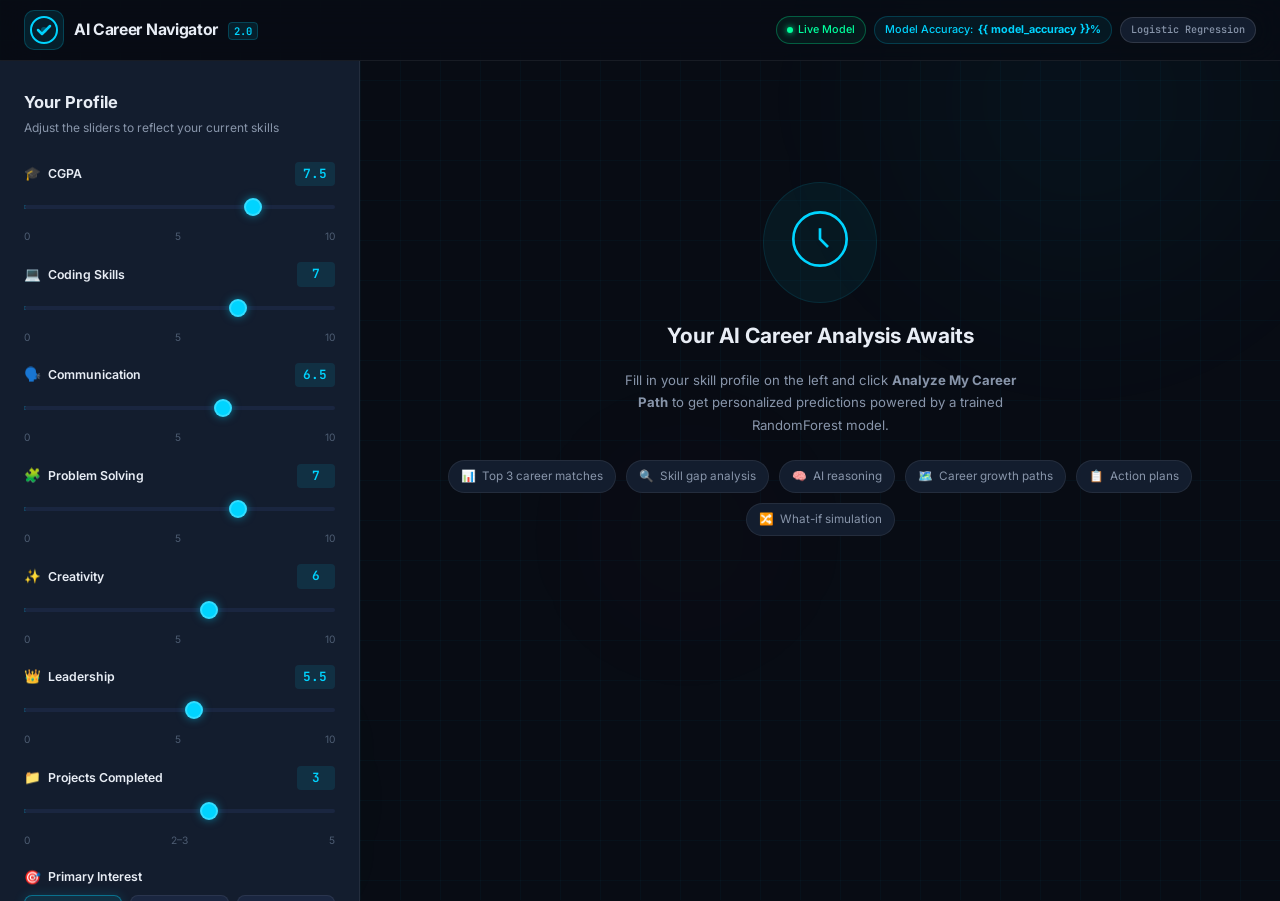
<file: templates/index.html>
<!DOCTYPE html>
<html lang="en">
<head>
  <meta charset="UTF-8" />
  <meta name="viewport" content="width=device-width, initial-scale=1.0" />
  <title>AI Career Navigator 2.0</title>
  <link rel="stylesheet" href="/static/style.css" />
  <link href="https://fonts.googleapis.com/css2?family=Inter:wght@300;400;500;600;700;800&family=JetBrains+Mono:wght@400;500&display=swap" rel="stylesheet" />
</head>
<body>
  <!-- Background particles -->
  <div class="bg-grid"></div>
  <div class="bg-orb orb-1"></div>
  <div class="bg-orb orb-2"></div>
  <div class="bg-orb orb-3"></div>

  <!-- Header -->
  <header class="header">
    <div class="header-inner">
      <div class="logo">
        <div class="logo-icon">
          <svg width="28" height="28" viewBox="0 0 28 28" fill="none">
            <circle cx="14" cy="14" r="13" stroke="#00d4ff" stroke-width="2"/>
            <path d="M8 14 L12 18 L20 10" stroke="#00d4ff" stroke-width="2.5" stroke-linecap="round" stroke-linejoin="round"/>
            <circle cx="14" cy="14" r="3" fill="#00d4ff" opacity="0.3"/>
          </svg>
        </div>
        <div>
          <span class="logo-title">AI Career Navigator</span>
          <span class="logo-version">2.0</span>
        </div>
      </div>
      <div class="header-badges">
        <span class="badge badge-live">
          <span class="dot-pulse"></span> Live Model
        </span>
        <span class="badge badge-accuracy" id="accuracy-badge">
          Model Accuracy: <strong>{{ model_accuracy }}%</strong>
        </span>
        <span class="badge badge-rf">Logistic Regression</span>
      </div>
    </div>
  </header>

  <!-- Main layout -->
  <main class="main-layout">

    <!-- ── Left panel: Input form ── -->
    <aside class="input-panel">
      <div class="panel-header">
        <h2 class="panel-title">Your Profile</h2>
        <p class="panel-subtitle">Adjust the sliders to reflect your current skills</p>
      </div>

      <form id="career-form" class="career-form">

        <!-- CGPA -->
        <div class="form-group">
          <label class="form-label">
            <span class="label-icon">🎓</span>
            CGPA
            <span class="label-value" id="val-CGPA">7.5</span>
          </label>
          <div class="slider-track">
            <input type="range" class="slider" id="CGPA" name="CGPA"
              min="0" max="10" step="0.1" value="7.5" data-unit="/10" />
            <div class="slider-fill" id="fill-CGPA"></div>
          </div>
          <div class="slider-labels"><span>0</span><span>5</span><span>10</span></div>
        </div>

        <!-- Coding -->
        <div class="form-group">
          <label class="form-label">
            <span class="label-icon">💻</span>
            Coding Skills
            <span class="label-value" id="val-Coding">7.0</span>
          </label>
          <div class="slider-track">
            <input type="range" class="slider" id="Coding" name="Coding"
              min="0" max="10" step="0.1" value="7.0" data-unit="/10" />
            <div class="slider-fill" id="fill-Coding"></div>
          </div>
          <div class="slider-labels"><span>0</span><span>5</span><span>10</span></div>
        </div>

        <!-- Communication -->
        <div class="form-group">
          <label class="form-label">
            <span class="label-icon">🗣️</span>
            Communication
            <span class="label-value" id="val-Communication">6.5</span>
          </label>
          <div class="slider-track">
            <input type="range" class="slider" id="Communication" name="Communication"
              min="0" max="10" step="0.1" value="6.5" data-unit="/10" />
            <div class="slider-fill" id="fill-Communication"></div>
          </div>
          <div class="slider-labels"><span>0</span><span>5</span><span>10</span></div>
        </div>

        <!-- Problem Solving -->
        <div class="form-group">
          <label class="form-label">
            <span class="label-icon">🧩</span>
            Problem Solving
            <span class="label-value" id="val-ProblemSolving">7.0</span>
          </label>
          <div class="slider-track">
            <input type="range" class="slider" id="ProblemSolving" name="ProblemSolving"
              min="0" max="10" step="0.1" value="7.0" data-unit="/10" />
            <div class="slider-fill" id="fill-ProblemSolving"></div>
          </div>
          <div class="slider-labels"><span>0</span><span>5</span><span>10</span></div>
        </div>

        <!-- Creativity -->
        <div class="form-group">
          <label class="form-label">
            <span class="label-icon">✨</span>
            Creativity
            <span class="label-value" id="val-Creativity">6.0</span>
          </label>
          <div class="slider-track">
            <input type="range" class="slider" id="Creativity" name="Creativity"
              min="0" max="10" step="0.1" value="6.0" data-unit="/10" />
            <div class="slider-fill" id="fill-Creativity"></div>
          </div>
          <div class="slider-labels"><span>0</span><span>5</span><span>10</span></div>
        </div>

        <!-- Leadership -->
        <div class="form-group">
          <label class="form-label">
            <span class="label-icon">👑</span>
            Leadership
            <span class="label-value" id="val-Leadership">5.5</span>
          </label>
          <div class="slider-track">
            <input type="range" class="slider" id="Leadership" name="Leadership"
              min="0" max="10" step="0.1" value="5.5" data-unit="/10" />
            <div class="slider-fill" id="fill-Leadership"></div>
          </div>
          <div class="slider-labels"><span>0</span><span>5</span><span>10</span></div>
        </div>

        <!-- Projects -->
        <div class="form-group">
          <label class="form-label">
            <span class="label-icon">📁</span>
            Projects Completed
            <span class="label-value" id="val-Projects">3</span>
          </label>
          <div class="slider-track">
            <input type="range" class="slider" id="Projects" name="Projects"
              min="0" max="5" step="1" value="3" data-unit="/5" />
            <div class="slider-fill" id="fill-Projects"></div>
          </div>
          <div class="slider-labels"><span>0</span><span>2–3</span><span>5</span></div>
        </div>

        <!-- Interest -->
        <div class="form-group">
          <label class="form-label">
            <span class="label-icon">🎯</span>
            Primary Interest
          </label>
          <div class="interest-grid">
            <label class="interest-card active" data-value="Tech">
              <input type="radio" name="Interest" value="Tech" checked hidden />
              <span class="interest-icon">⚙️</span>
              <span>Tech</span>
            </label>
            <label class="interest-card" data-value="Business">
              <input type="radio" name="Interest" value="Business" hidden />
              <span class="interest-icon">📈</span>
              <span>Business</span>
            </label>
            <label class="interest-card" data-value="Creative">
              <input type="radio" name="Interest" value="Creative" hidden />
              <span class="interest-icon">🎨</span>
              <span>Creative</span>
            </label>
          </div>
        </div>

        <button type="submit" class="predict-btn" id="predict-btn">
          <span class="btn-text">
            <svg width="18" height="18" viewBox="0 0 24 24" fill="none" stroke="currentColor" stroke-width="2">
              <path d="M12 2L2 7l10 5 10-5-10-5z"/>
              <path d="M2 17l10 5 10-5"/>
              <path d="M2 12l10 5 10-5"/>
            </svg>
            Analyze My Career Path
          </span>
          <span class="btn-loader hidden">
            <span class="spinner"></span> Analyzing...
          </span>
        </button>
      </form>

      <!-- What-If toggle -->
      <div class="whatif-toggle" id="whatif-toggle">
        <svg width="16" height="16" viewBox="0 0 24 24" fill="none" stroke="currentColor" stroke-width="2">
          <circle cx="12" cy="12" r="3"/>
          <path d="M19.07 4.93a10 10 0 0 1 0 14.14M4.93 4.93a10 10 0 0 0 0 14.14"/>
        </svg>
        What-If Simulator
        <span class="toggle-arrow">↓</span>
      </div>
    </aside>

    <!-- ── Right panel: Results ── -->
    <section class="results-panel" id="results-panel">

      <!-- Empty state -->
      <div class="empty-state" id="empty-state">
        <div class="empty-icon">
          <svg width="64" height="64" viewBox="0 0 24 24" fill="none" stroke="#00d4ff" stroke-width="1">
            <circle cx="12" cy="12" r="10"/>
            <path d="M12 8v4l3 3"/>
          </svg>
        </div>
        <h3>Your AI Career Analysis Awaits</h3>
        <p>Fill in your skill profile on the left and click <strong>Analyze My Career Path</strong> to get personalized predictions powered by a trained RandomForest model.</p>
        <div class="empty-features">
          <div class="ef-item"><span>📊</span> Top 3 career matches</div>
          <div class="ef-item"><span>🔍</span> Skill gap analysis</div>
          <div class="ef-item"><span>🧠</span> AI reasoning</div>
          <div class="ef-item"><span>🗺️</span> Career growth paths</div>
          <div class="ef-item"><span>📋</span> Action plans</div>
          <div class="ef-item"><span>🔀</span> What-if simulation</div>
        </div>
      </div>

      <!-- Results content (hidden until prediction) -->
      <div class="results-content hidden" id="results-content">

        <!-- Top 3 career cards -->
        <div class="section-header">
          <h2 class="section-title">Top Career Matches</h2>
          <p class="section-sub" id="result-subtitle">Based on your skill profile</p>
        </div>

        <div class="career-cards-grid" id="career-cards"></div>

        <!-- Detailed view tabs -->
        <div class="detail-tabs" id="detail-tabs">
          <button class="tab-btn active" data-tab="skills">Skill Analysis</button>
          <button class="tab-btn" data-tab="explanation">AI Reasoning</button>
          <button class="tab-btn" data-tab="plan">Action Plan</button>
          <button class="tab-btn" data-tab="growth">Career Path</button>
        </div>

        <!-- Tab: Skill Analysis -->
        <div class="tab-content active" id="tab-skills">
          <div class="skill-grid" id="skill-grid"></div>
        </div>

        <!-- Tab: AI Reasoning -->
        <div class="tab-content" id="tab-explanation">
          <div class="explanation-cards" id="explanation-cards"></div>
        </div>

        <!-- Tab: Action Plan -->
        <div class="tab-content" id="tab-plan">
          <div class="action-plan-list" id="action-plan-list"></div>
        </div>

        <!-- Tab: Career Path -->
        <div class="tab-content" id="tab-growth">
          <div class="growth-paths" id="growth-paths"></div>
        </div>

        <!-- What-If Simulator -->
        <div class="whatif-section hidden" id="whatif-section">
          <div class="section-header">
            <h2 class="section-title">
              <svg width="18" height="18" viewBox="0 0 24 24" fill="none" stroke="currentColor" stroke-width="2">
                <circle cx="12" cy="12" r="3"/>
                <path d="M19.07 4.93a10 10 0 0 1 0 14.14M4.93 4.93a10 10 0 0 0 0 14.14"/>
              </svg>
              What-If Simulator
            </h2>
            <p class="section-sub">Adjust sliders to see how improving skills changes predictions in real-time</p>
          </div>
          <div class="whatif-layout">
            <div class="whatif-sliders" id="whatif-sliders"></div>
            <div class="whatif-results" id="whatif-results"></div>
          </div>
        </div>

      </div>
    </section>
  </main>

  <!-- Career detail modal -->
  <div class="modal-overlay hidden" id="modal-overlay">
    <div class="modal" id="career-modal">
      <button class="modal-close" id="modal-close">
        <svg width="20" height="20" viewBox="0 0 24 24" fill="none" stroke="currentColor" stroke-width="2">
          <line x1="18" y1="6" x2="6" y2="18"/><line x1="6" y1="6" x2="18" y2="18"/>
        </svg>
      </button>
      <div class="modal-content" id="modal-content"></div>
    </div>
  </div>

  <script src="/static/script.js"></script>
</body>
</html>
</file>
<file: static/style.css>
/* ── Reset & base ──────────────────────────────────────────────────────── */
*, *::before, *::after { box-sizing: border-box; margin: 0; padding: 0; }

:root {
  --bg:         #080c14;
  --bg-2:       #0d1422;
  --bg-3:       #111827;
  --surface:    #131d2e;
  --surface-2:  #1a2640;
  --border:     rgba(255,255,255,0.07);
  --border-2:   rgba(255,255,255,0.12);
  --text:       #e8edf5;
  --text-muted: #8895aa;
  --text-dim:   #4e5d73;

  --cyan:     #00d4ff;
  --green:    #00ff9d;
  --amber:    #ff9f43;
  --pink:     #ff6b9d;
  --blue:     #3b82f6;
  --red:      #ff4d6d;

  --glow-cyan:  0 0 20px rgba(0,212,255,0.25);
  --glow-green: 0 0 20px rgba(0,255,157,0.2);

  --radius:   12px;
  --radius-lg:20px;
  --radius-sm:8px;

  --font: 'Inter', system-ui, sans-serif;
  --mono: 'JetBrains Mono', monospace;

  --transition: 0.25s cubic-bezier(0.4, 0, 0.2, 1);
}

html { font-size: 15px; scroll-behavior: smooth; }

body {
  font-family: var(--font);
  background: var(--bg);
  color: var(--text);
  min-height: 100vh;
  overflow-x: hidden;
  line-height: 1.6;
}

/* ── Animated background ───────────────────────────────────────────────── */
.bg-grid {
  position: fixed; inset: 0; z-index: 0;
  background-image:
    linear-gradient(rgba(0,212,255,0.03) 1px, transparent 1px),
    linear-gradient(90deg, rgba(0,212,255,0.03) 1px, transparent 1px);
  background-size: 40px 40px;
  pointer-events: none;
}

.bg-orb {
  position: fixed; border-radius: 50%; filter: blur(80px);
  pointer-events: none; z-index: 0; opacity: 0.4;
}
.orb-1 { width: 600px; height: 600px; background: radial-gradient(circle, rgba(0,212,255,0.12), transparent 70%); top: -200px; right: -100px; animation: orb-drift 18s ease-in-out infinite; }
.orb-2 { width: 500px; height: 500px; background: radial-gradient(circle, rgba(0,255,157,0.08), transparent 70%); bottom: -150px; left: -100px; animation: orb-drift 22s ease-in-out infinite reverse; }
.orb-3 { width: 350px; height: 350px; background: radial-gradient(circle, rgba(255,107,157,0.06), transparent 70%); top: 40%; left: 40%; animation: orb-drift 15s ease-in-out infinite 3s; }

@keyframes orb-drift {
  0%, 100% { transform: translate(0, 0); }
  33% { transform: translate(30px, -40px); }
  66% { transform: translate(-20px, 30px); }
}

/* ── Header ────────────────────────────────────────────────────────────── */
.header {
  position: sticky; top: 0; z-index: 100;
  background: rgba(8,12,20,0.85);
  backdrop-filter: blur(20px);
  border-bottom: 1px solid var(--border);
  padding: 0 24px;
}

.header-inner {
  max-width: 1440px; margin: 0 auto;
  display: flex; align-items: center; justify-content: space-between;
  height: 60px;
}

.logo {
  display: flex; align-items: center; gap: 10px;
}
.logo-icon {
  display: flex; align-items: center; justify-content: center;
  width: 40px; height: 40px;
  background: rgba(0,212,255,0.1);
  border: 1px solid rgba(0,212,255,0.2);
  border-radius: 10px;
  flex-shrink: 0;
}
.logo-title {
  font-size: 1.05rem; font-weight: 700; color: var(--text);
  letter-spacing: -0.02em;
}
.logo-version {
  font-size: 0.7rem; font-weight: 600; color: var(--cyan);
  background: rgba(0,212,255,0.1);
  border: 1px solid rgba(0,212,255,0.2);
  border-radius: 4px; padding: 1px 5px;
  margin-left: 6px; vertical-align: middle;
  font-family: var(--mono);
}

.header-badges { display: flex; align-items: center; gap: 8px; flex-wrap: wrap; }
.badge {
  font-size: 0.72rem; font-weight: 500;
  padding: 4px 10px; border-radius: 20px;
  border: 1px solid var(--border-2);
  color: var(--text-muted);
  background: var(--surface);
  display: flex; align-items: center; gap: 5px;
}
.badge-live { border-color: rgba(0,255,157,0.3); color: var(--green); background: rgba(0,255,157,0.06); }
.badge-accuracy { color: var(--cyan); border-color: rgba(0,212,255,0.2); background: rgba(0,212,255,0.06); }
.badge-rf { font-family: var(--mono); font-size: 0.68rem; }

.dot-pulse {
  width: 6px; height: 6px; border-radius: 50%;
  background: var(--green);
  box-shadow: 0 0 6px var(--green);
  animation: pulse-dot 1.5s ease infinite;
}
@keyframes pulse-dot {
  0%, 100% { opacity: 1; transform: scale(1); }
  50% { opacity: 0.5; transform: scale(0.8); }
}

/* ── Main layout ───────────────────────────────────────────────────────── */
.main-layout {
  position: relative; z-index: 1;
  max-width: 1440px; margin: 0 auto;
  display: grid; grid-template-columns: 360px 1fr;
  gap: 0; min-height: calc(100vh - 60px);
}

/* ── Input panel ───────────────────────────────────────────────────────── */
.input-panel {
  background: var(--surface);
  border-right: 1px solid var(--border);
  padding: 28px 24px;
  position: sticky; top: 60px;
  height: calc(100vh - 60px);
  overflow-y: auto;
  scrollbar-width: thin;
  scrollbar-color: var(--surface-2) transparent;
}
.input-panel::-webkit-scrollbar { width: 4px; }
.input-panel::-webkit-scrollbar-thumb { background: var(--surface-2); border-radius: 2px; }

.panel-header { margin-bottom: 24px; }
.panel-title { font-size: 1.1rem; font-weight: 700; color: var(--text); }
.panel-subtitle { font-size: 0.8rem; color: var(--text-muted); margin-top: 3px; }

/* ── Form ──────────────────────────────────────────────────────────────── */
.career-form { display: flex; flex-direction: column; gap: 18px; }

.form-group { display: flex; flex-direction: column; gap: 7px; }

.form-label {
  display: flex; align-items: center; gap: 7px;
  font-size: 0.82rem; font-weight: 600; color: var(--text);
}
.label-icon { font-size: 0.9rem; }
.label-value {
  margin-left: auto;
  font-family: var(--mono); font-size: 0.85rem;
  color: var(--cyan); font-weight: 600;
  background: rgba(0,212,255,0.1);
  padding: 2px 8px; border-radius: 4px;
  min-width: 38px; text-align: center;
}

.slider-track { position: relative; height: 28px; display: flex; align-items: center; }
.slider {
  width: 100%; height: 4px;
  -webkit-appearance: none;
  appearance: none;
  background: var(--surface-2);
  border-radius: 2px;
  outline: none;
  position: relative; z-index: 2;
  cursor: pointer;
  border: none;
}
.slider::-webkit-slider-thumb {
  -webkit-appearance: none;
  width: 18px; height: 18px;
  border-radius: 50%;
  background: var(--cyan);
  box-shadow: 0 0 8px rgba(0,212,255,0.5);
  border: 2px solid rgba(255,255,255,0.2);
  cursor: grab; transition: transform var(--transition), box-shadow var(--transition);
}
.slider::-webkit-slider-thumb:active { cursor: grabbing; transform: scale(1.2); }
.slider::-moz-range-thumb {
  width: 18px; height: 18px; border-radius: 50%;
  background: var(--cyan); box-shadow: 0 0 8px rgba(0,212,255,0.5);
  border: 2px solid rgba(255,255,255,0.2); cursor: grab;
}
.slider-fill {
  position: absolute; left: 0; height: 4px;
  background: linear-gradient(90deg, var(--cyan), rgba(0,212,255,0.5));
  border-radius: 2px; pointer-events: none; z-index: 1;
  transition: width var(--transition);
}
.slider-labels {
  display: flex; justify-content: space-between;
  font-size: 0.68rem; color: var(--text-dim);
}

/* ── Interest cards ────────────────────────────────────────────────────── */
.interest-grid {
  display: grid; grid-template-columns: repeat(3, 1fr); gap: 8px;
}
.interest-card {
  display: flex; flex-direction: column; align-items: center; gap: 4px;
  padding: 10px 8px; border-radius: var(--radius-sm);
  background: var(--surface-2);
  border: 1px solid var(--border);
  cursor: pointer; transition: all var(--transition);
  font-size: 0.78rem; font-weight: 500; color: var(--text-muted);
}
.interest-card:hover { border-color: var(--border-2); color: var(--text); }
.interest-card.active {
  background: rgba(0,212,255,0.1);
  border-color: rgba(0,212,255,0.4);
  color: var(--cyan);
  box-shadow: 0 0 12px rgba(0,212,255,0.15);
}
.interest-icon { font-size: 1.3rem; }

/* ── Predict button ────────────────────────────────────────────────────── */
.predict-btn {
  width: 100%; padding: 14px 20px;
  background: linear-gradient(135deg, #0090b3, #00d4ff);
  border: none; border-radius: var(--radius);
  color: #fff; font-family: var(--font);
  font-size: 0.9rem; font-weight: 700;
  cursor: pointer; position: relative; overflow: hidden;
  transition: all var(--transition);
  box-shadow: 0 4px 20px rgba(0,212,255,0.3);
  margin-top: 4px;
}
.predict-btn:hover {
  transform: translateY(-2px);
  box-shadow: 0 8px 30px rgba(0,212,255,0.45);
}
.predict-btn:active { transform: translateY(0); }
.predict-btn::after {
  content: ''; position: absolute; inset: 0;
  background: linear-gradient(135deg, rgba(255,255,255,0.15), transparent);
  opacity: 0; transition: opacity var(--transition);
}
.predict-btn:hover::after { opacity: 1; }
.btn-text, .btn-loader { display: flex; align-items: center; justify-content: center; gap: 8px; }
.spinner {
  width: 16px; height: 16px; border-radius: 50%;
  border: 2px solid rgba(255,255,255,0.3);
  border-top-color: #fff;
  animation: spin 0.7s linear infinite;
}
@keyframes spin { to { transform: rotate(360deg); } }

.whatif-toggle {
  display: flex; align-items: center; gap: 8px;
  margin-top: 16px; padding: 10px 12px;
  border: 1px dashed var(--border-2);
  border-radius: var(--radius-sm);
  font-size: 0.8rem; color: var(--text-muted);
  cursor: pointer; transition: all var(--transition);
}
.whatif-toggle:hover { border-color: var(--cyan); color: var(--cyan); }
.toggle-arrow { margin-left: auto; transition: transform var(--transition); }
.whatif-toggle.open .toggle-arrow { transform: rotate(180deg); }

/* ── Results panel ─────────────────────────────────────────────────────── */
.results-panel {
  padding: 28px 32px;
  overflow-y: auto;
}

/* ── Empty state ───────────────────────────────────────────────────────── */
.empty-state {
  display: flex; flex-direction: column; align-items: center;
  justify-content: center; text-align: center;
  padding: 80px 40px; gap: 16px;
  min-height: 60vh;
}
.empty-icon {
  padding: 24px; border-radius: 50%;
  background: rgba(0,212,255,0.06);
  border: 1px solid rgba(0,212,255,0.1);
  animation: float 3s ease-in-out infinite;
}
@keyframes float {
  0%, 100% { transform: translateY(0); }
  50% { transform: translateY(-10px); }
}
.empty-state h3 {
  font-size: 1.4rem; font-weight: 700; color: var(--text);
}
.empty-state p {
  font-size: 0.88rem; color: var(--text-muted); max-width: 400px;
  line-height: 1.7;
}
.empty-features {
  display: flex; flex-wrap: wrap; gap: 10px;
  justify-content: center; margin-top: 8px;
}
.ef-item {
  display: flex; align-items: center; gap: 6px;
  padding: 6px 12px; border-radius: 20px;
  background: var(--surface);
  border: 1px solid var(--border);
  font-size: 0.78rem; color: var(--text-muted);
}

/* ── Section headers ───────────────────────────────────────────────────── */
.section-header { margin-bottom: 20px; }
.section-title {
  font-size: 1.1rem; font-weight: 700; color: var(--text);
  display: flex; align-items: center; gap: 8px;
}
.section-sub { font-size: 0.8rem; color: var(--text-muted); margin-top: 3px; }

/* ── Career cards ──────────────────────────────────────────────────────── */
.career-cards-grid {
  display: grid; grid-template-columns: repeat(3, 1fr);
  gap: 16px; margin-bottom: 28px;
}

.career-card {
  background: var(--surface);
  border: 1px solid var(--border);
  border-radius: var(--radius-lg);
  padding: 20px;
  cursor: pointer;
  transition: all var(--transition);
  position: relative; overflow: hidden;
}
.career-card::before {
  content: ''; position: absolute; top: 0; left: 0; right: 0; height: 3px;
  border-radius: var(--radius-lg) var(--radius-lg) 0 0;
}
.career-card:hover {
  transform: translateY(-3px);
  border-color: var(--border-2);
}
.career-card.rank-1 {
  border-color: rgba(0,212,255,0.25);
  box-shadow: 0 4px 24px rgba(0,212,255,0.1);
}
.career-card.rank-1::before { background: var(--cyan); }

.card-rank {
  font-size: 0.68rem; font-weight: 700; text-transform: uppercase;
  letter-spacing: 0.08em; color: var(--text-dim);
  margin-bottom: 10px; display: flex; align-items: center; gap: 6px;
}
.rank-badge {
  width: 18px; height: 18px; border-radius: 50%;
  display: flex; align-items: center; justify-content: center;
  font-size: 0.6rem; font-weight: 800;
  background: var(--surface-2);
}
.career-card.rank-1 .rank-badge { background: var(--cyan); color: #000; }

.card-icon-row {
  display: flex; align-items: center; gap: 10px; margin-bottom: 8px;
}
.card-icon { font-size: 1.8rem; }
.card-title { font-size: 1rem; font-weight: 700; color: var(--text); line-height: 1.2; }
.card-description { font-size: 0.76rem; color: var(--text-muted); line-height: 1.5; margin-bottom: 12px; }

.confidence-row {
  display: flex; align-items: center; justify-content: space-between;
  margin-bottom: 6px;
}
.confidence-label { font-size: 0.72rem; color: var(--text-muted); }
.confidence-value { font-size: 0.82rem; font-weight: 700; font-family: var(--mono); }
.confidence-bar-track {
  height: 5px; background: var(--surface-2);
  border-radius: 3px; overflow: hidden;
}
.confidence-bar-fill {
  height: 100%; border-radius: 3px;
  transition: width 1s cubic-bezier(0.4, 0, 0.2, 1);
  width: 0;
}

.card-meta {
  display: flex; gap: 6px; flex-wrap: wrap; margin-top: 10px;
}
.meta-chip {
  font-size: 0.68rem; padding: 2px 8px; border-radius: 10px;
  background: var(--surface-2); border: 1px solid var(--border);
  color: var(--text-muted);
}

/* ── Tabs ──────────────────────────────────────────────────────────────── */
.detail-tabs {
  display: flex; gap: 4px;
  background: var(--surface); border: 1px solid var(--border);
  border-radius: var(--radius); padding: 4px;
  margin-bottom: 24px;
}
.tab-btn {
  flex: 1; padding: 8px 12px;
  background: transparent; border: none;
  border-radius: var(--radius-sm);
  font-family: var(--font); font-size: 0.8rem; font-weight: 500;
  color: var(--text-muted); cursor: pointer;
  transition: all var(--transition);
}
.tab-btn:hover { color: var(--text); background: var(--surface-2); }
.tab-btn.active {
  background: var(--surface-2); color: var(--cyan);
  box-shadow: inset 0 0 0 1px rgba(0,212,255,0.2);
}

.tab-content { display: none; animation: fade-in 0.3s ease; }
.tab-content.active { display: block; }
@keyframes fade-in { from { opacity: 0; transform: translateY(8px); } to { opacity: 1; transform: none; } }

/* ── Skill grid ────────────────────────────────────────────────────────── */
.skill-grid {
  display: grid; grid-template-columns: repeat(2, 1fr); gap: 16px;
}
.skill-card {
  background: var(--surface); border: 1px solid var(--border);
  border-radius: var(--radius); padding: 16px;
}
.skill-card-header {
  display: flex; align-items: center; justify-content: space-between;
  margin-bottom: 12px;
}
.skill-card-title {
  font-size: 0.85rem; font-weight: 700; color: var(--text);
  display: flex; align-items: center; gap: 6px;
}
.skill-card-badge {
  font-size: 0.68rem; padding: 2px 8px; border-radius: 10px;
  font-family: var(--mono);
}
.skill-rows { display: flex; flex-direction: column; gap: 8px; }
.skill-row { display: flex; flex-direction: column; gap: 4px; }
.skill-row-header {
  display: flex; justify-content: space-between;
  font-size: 0.74rem; color: var(--text-muted);
}
.skill-bar-track {
  height: 6px; background: var(--surface-2);
  border-radius: 3px; position: relative; overflow: visible;
}
.skill-bar-actual {
  height: 100%; border-radius: 3px;
  transition: width 0.8s cubic-bezier(0.4,0,0.2,1);
  position: relative;
}
.skill-bar-ideal {
  position: absolute; top: -2px; height: 10px; width: 2px;
  border-radius: 1px; opacity: 0.6;
}
.skill-gap-label {
  font-size: 0.68rem; font-family: var(--mono);
}

/* ── Explanation ───────────────────────────────────────────────────────── */
.explanation-cards { display: flex; flex-direction: column; gap: 14px; }
.explanation-card {
  background: var(--surface); border: 1px solid var(--border);
  border-radius: var(--radius); padding: 18px;
  display: flex; gap: 14px;
}
.explanation-icon {
  font-size: 1.6rem; flex-shrink: 0;
  width: 44px; height: 44px; display: flex; align-items: center;
  justify-content: center;
  background: var(--surface-2); border-radius: var(--radius-sm);
}
.explanation-body { flex: 1; }
.explanation-title {
  font-size: 0.9rem; font-weight: 700; color: var(--text); margin-bottom: 6px;
  display: flex; align-items: center; gap: 8px;
}
.match-pill {
  font-size: 0.68rem; font-family: var(--mono); padding: 2px 8px;
  border-radius: 10px; font-weight: 600;
}
.explanation-text {
  font-size: 0.8rem; color: var(--text-muted); line-height: 1.7;
}
.explanation-skills {
  display: flex; flex-wrap: wrap; gap: 6px; margin-top: 10px;
}
.skill-pill {
  font-size: 0.7rem; padding: 3px 9px; border-radius: 10px;
  background: var(--surface-2); border: 1px solid var(--border);
  color: var(--text-muted);
}

/* ── Action plan ───────────────────────────────────────────────────────── */
.action-plan-list { display: flex; flex-direction: column; gap: 14px; }
.action-group {
  background: var(--surface); border: 1px solid var(--border);
  border-radius: var(--radius); padding: 18px;
}
.action-group-header {
  display: flex; align-items: center; gap: 10px;
  margin-bottom: 14px;
}
.action-group-icon { font-size: 1.2rem; }
.action-group-title { font-size: 0.9rem; font-weight: 700; color: var(--text); }
.action-steps { display: flex; flex-direction: column; gap: 8px; }
.action-step {
  display: flex; gap: 10px; align-items: flex-start;
  font-size: 0.8rem; color: var(--text-muted); line-height: 1.5;
  padding: 8px 10px;
  background: var(--surface-2); border-radius: var(--radius-sm);
  transition: all var(--transition);
}
.action-step:hover { background: rgba(0,212,255,0.05); color: var(--text); }
.step-num {
  width: 20px; height: 20px; border-radius: 50%;
  display: flex; align-items: center; justify-content: center;
  font-size: 0.65rem; font-weight: 700;
  flex-shrink: 0; margin-top: 1px;
}

/* ── Growth paths ──────────────────────────────────────────────────────── */
.growth-paths { display: flex; flex-direction: column; gap: 16px; }
.growth-card {
  background: var(--surface); border: 1px solid var(--border);
  border-radius: var(--radius); padding: 18px;
}
.growth-card-title {
  font-size: 0.88rem; font-weight: 700; color: var(--text);
  display: flex; align-items: center; gap: 8px; margin-bottom: 16px;
}
.growth-path-row {
  display: flex; align-items: center; gap: 0; overflow-x: auto;
  padding-bottom: 4px; scrollbar-width: thin;
}
.growth-step {
  display: flex; flex-direction: column; align-items: center;
  gap: 6px; min-width: 100px; text-align: center;
}
.growth-step-circle {
  width: 36px; height: 36px; border-radius: 50%;
  display: flex; align-items: center; justify-content: center;
  font-size: 0.7rem; font-weight: 700;
  border: 2px solid var(--border-2);
  background: var(--surface-2);
  color: var(--text-muted);
  transition: all var(--transition);
}
.growth-step.current .growth-step-circle {
  border-color: currentColor;
  background: rgba(var(--step-rgb), 0.15);
  color: inherit;
  box-shadow: 0 0 12px rgba(var(--step-rgb), 0.3);
}
.growth-step-label {
  font-size: 0.68rem; color: var(--text-muted); line-height: 1.3;
  max-width: 90px;
}
.growth-connector {
  width: 30px; height: 2px; flex-shrink: 0;
  background: var(--border-2); margin-bottom: 22px;
}

.salary-badge {
  display: inline-flex; align-items: center; gap: 6px;
  margin-top: 10px; padding: 6px 12px; border-radius: var(--radius-sm);
  background: var(--surface-2); border: 1px solid var(--border);
  font-size: 0.78rem; color: var(--green); font-weight: 600;
}

/* ── What-If Simulator ─────────────────────────────────────────────────── */
.whatif-section {
  margin-top: 32px;
  background: var(--surface); border: 1px solid rgba(0,212,255,0.15);
  border-radius: var(--radius-lg); padding: 24px;
  box-shadow: 0 0 30px rgba(0,212,255,0.05);
}
.whatif-layout {
  display: grid; grid-template-columns: 1fr 1fr; gap: 24px;
}
.whatif-sliders { display: flex; flex-direction: column; gap: 14px; }
.wi-group { display: flex; flex-direction: column; gap: 6px; }
.wi-label {
  display: flex; align-items: center; justify-content: space-between;
  font-size: 0.78rem; font-weight: 600; color: var(--text);
}
.wi-val {
  font-family: var(--mono); font-size: 0.8rem; color: var(--cyan);
}
.wi-slider {
  width: 100%; height: 4px;
  -webkit-appearance: none; appearance: none;
  background: var(--surface-2); border-radius: 2px; outline: none; cursor: pointer;
}
.wi-slider::-webkit-slider-thumb {
  -webkit-appearance: none;
  width: 16px; height: 16px; border-radius: 50%;
  background: var(--cyan); box-shadow: 0 0 6px rgba(0,212,255,0.4);
  cursor: grab;
}

.whatif-results {
  display: flex; flex-direction: column; gap: 10px;
}
.wi-career-row {
  display: flex; align-items: center; gap: 10px;
  padding: 10px 12px; background: var(--surface-2);
  border-radius: var(--radius-sm); border: 1px solid var(--border);
  transition: all var(--transition);
}
.wi-career-row.wi-top { border-color: rgba(0,212,255,0.2); background: rgba(0,212,255,0.05); }
.wi-career-icon { font-size: 1.2rem; }
.wi-career-info { flex: 1; }
.wi-career-name { font-size: 0.82rem; font-weight: 600; color: var(--text); }
.wi-career-bar-track { height: 4px; background: var(--bg-3); border-radius: 2px; margin-top: 4px; }
.wi-career-bar-fill {
  height: 100%; border-radius: 2px;
  transition: width 0.5s cubic-bezier(0.4,0,0.2,1);
}
.wi-career-prob {
  font-size: 0.78rem; font-weight: 700; font-family: var(--mono);
  min-width: 40px; text-align: right;
}

/* ── Modal ─────────────────────────────────────────────────────────────── */
.modal-overlay {
  position: fixed; inset: 0; z-index: 200;
  background: rgba(8,12,20,0.85); backdrop-filter: blur(8px);
  display: flex; align-items: center; justify-content: center;
  padding: 24px;
}
.modal {
  background: var(--surface); border: 1px solid var(--border-2);
  border-radius: var(--radius-lg); padding: 28px;
  max-width: 560px; width: 100%; position: relative;
  max-height: 80vh; overflow-y: auto;
  animation: modal-in 0.25s cubic-bezier(0.4,0,0.2,1);
}
@keyframes modal-in {
  from { opacity: 0; transform: scale(0.95) translateY(10px); }
  to { opacity: 1; transform: none; }
}
.modal-close {
  position: absolute; top: 14px; right: 14px;
  background: var(--surface-2); border: 1px solid var(--border);
  border-radius: var(--radius-sm); width: 32px; height: 32px;
  display: flex; align-items: center; justify-content: center;
  cursor: pointer; color: var(--text-muted);
  transition: all var(--transition);
}
.modal-close:hover { background: var(--surface); color: var(--text); }

/* ── Utilities ─────────────────────────────────────────────────────────── */
.hidden { display: none !important; }

.results-content { animation: fade-in 0.4s ease; }

/* ── Responsive ────────────────────────────────────────────────────────── */
@media (max-width: 1024px) {
  .main-layout { grid-template-columns: 320px 1fr; }
  .career-cards-grid { grid-template-columns: 1fr; }
  .skill-grid { grid-template-columns: 1fr; }
  .whatif-layout { grid-template-columns: 1fr; }
}

@media (max-width: 768px) {
  .main-layout { grid-template-columns: 1fr; }
  .input-panel { position: static; height: auto; }
  .results-panel { padding: 20px 16px; }
  .header-badges .badge-rf, .header-badges .badge-accuracy { display: none; }
  .career-cards-grid { grid-template-columns: 1fr; }
  .whatif-layout { grid-template-columns: 1fr; }
}
</file>
